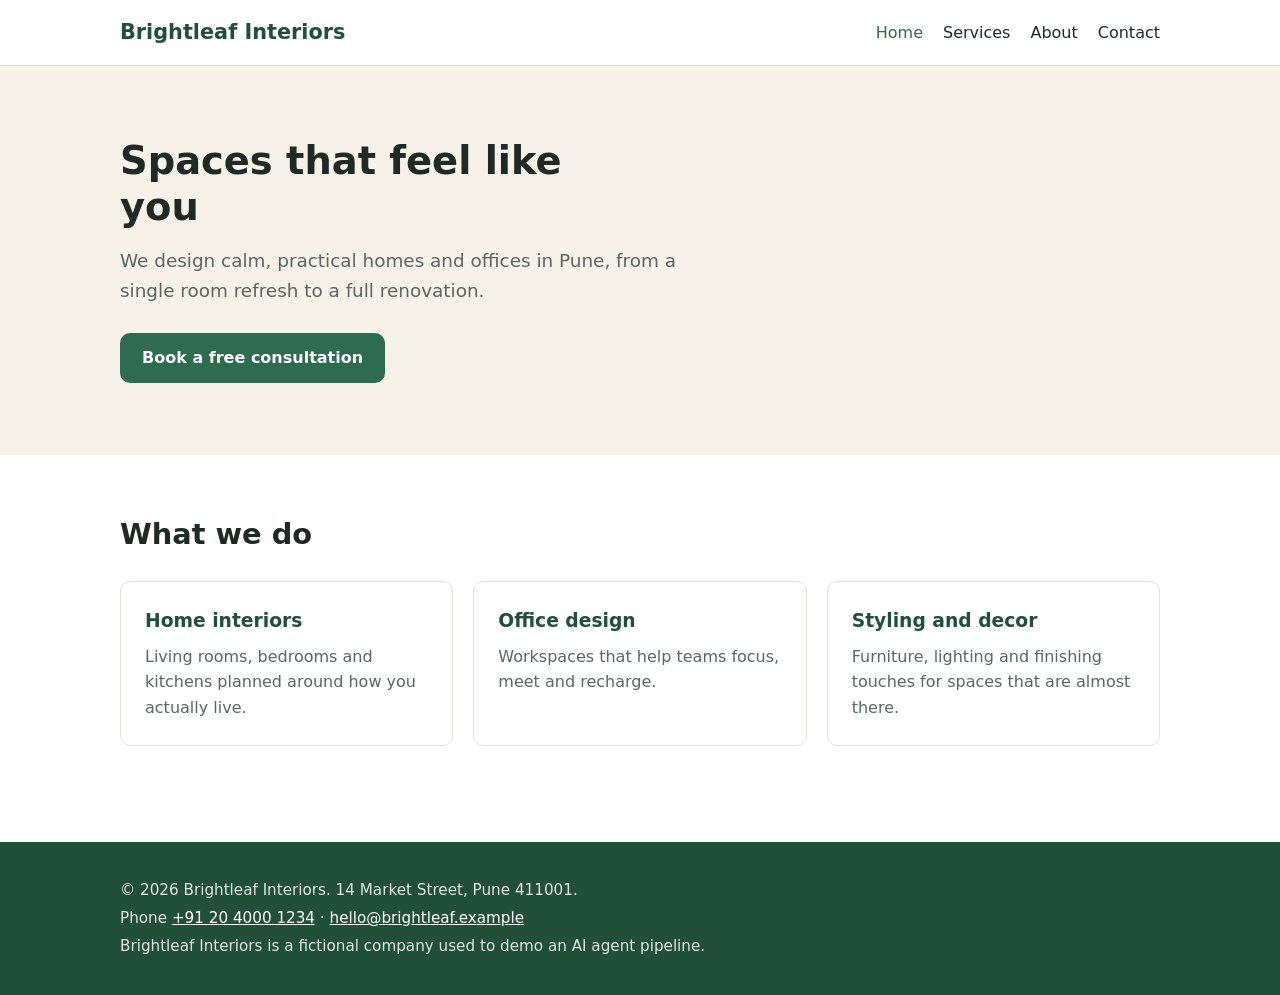
<file: site/index.html>
<!DOCTYPE html>
<html lang="en">
  <head>
    <meta charset="utf-8">
    <meta name="viewport" content="width=device-width, initial-scale=1">
    <title>Home | Brightleaf Interiors</title>
    <meta name="description" content="Brightleaf Interiors designs calm, practical homes and offices in Pune.">
    <link rel="stylesheet" href="css/style.css">
  </head>
  <body>
    <header class="site-header">
      <div class="container">
        <a class="logo" href="index.html">Brightleaf Interiors</a>
        <nav aria-label="Main">
          <ul class="nav">
          <li><a href="index.html" aria-current="page">Home</a></li>
          <li><a href="services.html">Services</a></li>
          <li><a href="about.html">About</a></li>
          <li><a href="contact.html">Contact</a></li>
          </ul>
        </nav>
      </div>
    </header>

    <main>
      <section class="hero">
        <div class="container">
          <h1>Spaces that feel like you</h1>
          <p>We design calm, practical homes and offices in Pune, from a single room refresh to a full renovation.</p>
          <a class="button" href="contact.html">Book a free consultation</a>
        </div>
      </section>

      <section class="section">
        <div class="container">
          <h2>What we do</h2>
          <div class="cards">
            <article class="card">
              <h3>Home interiors</h3>
              <p>Living rooms, bedrooms and kitchens planned around how you actually live.</p>
            </article>
            <article class="card">
              <h3>Office design</h3>
              <p>Workspaces that help teams focus, meet and recharge.</p>
            </article>
            <article class="card">
              <h3>Styling and decor</h3>
              <p>Furniture, lighting and finishing touches for spaces that are almost there.</p>
            </article>
          </div>
        </div>
      </section>
    </main>

    <footer class="site-footer">
      <div class="container">
        <p>&copy; 2026 Brightleaf Interiors. 14 Market Street, Pune 411001.</p>
        <p>Phone <a href="tel:+912040001234">+91&nbsp;20&nbsp;4000&nbsp;1234</a> &middot; <a href="mailto:hello@brightleaf.example">hello@brightleaf.example</a></p>
        <p>Brightleaf Interiors is a fictional company used to demo an AI agent pipeline.</p>
      </div>
    </footer>
  </body>
</html>
</file>
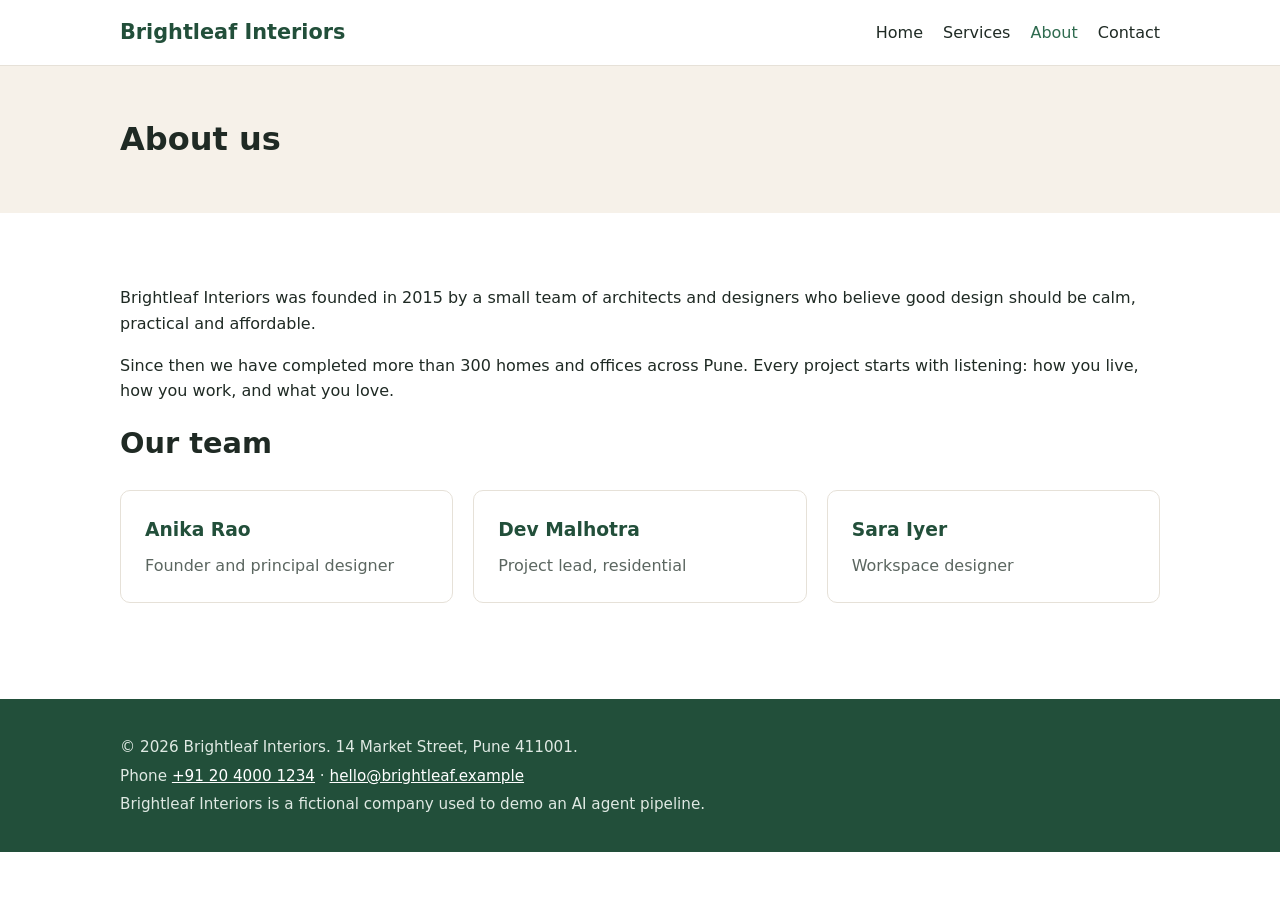
<file: site/about.html>
<!DOCTYPE html>
<html lang="en">
  <head>
    <meta charset="utf-8">
    <meta name="viewport" content="width=device-width, initial-scale=1">
    <title>About | Brightleaf Interiors</title>
    <meta name="description" content="About Brightleaf Interiors, an interior design studio in Pune.">
    <link rel="stylesheet" href="css/style.css">
  </head>
  <body>
    <header class="site-header">
      <div class="container">
        <a class="logo" href="index.html">Brightleaf Interiors</a>
        <nav aria-label="Main">
          <ul class="nav">
          <li><a href="index.html">Home</a></li>
          <li><a href="services.html">Services</a></li>
          <li><a href="about.html" aria-current="page">About</a></li>
          <li><a href="contact.html">Contact</a></li>
          </ul>
        </nav>
      </div>
    </header>

    <main>
      <section class="page-title">
        <div class="container">
          <h1>About us</h1>
        </div>
      </section>

      <section class="section">
        <div class="container">
          <p>Brightleaf Interiors was founded in 2015 by a small team of architects and designers who believe good design should be calm, practical and affordable.</p>
          <p>Since then we have completed more than 300 homes and offices across Pune. Every project starts with listening: how you live, how you work, and what you love.</p>
          <h2>Our team</h2>
          <div class="cards">
            <article class="card">
              <h3>Anika Rao</h3>
              <p>Founder and principal designer</p>
            </article>
            <article class="card">
              <h3>Dev Malhotra</h3>
              <p>Project lead, residential</p>
            </article>
            <article class="card">
              <h3>Sara Iyer</h3>
              <p>Workspace designer</p>
            </article>
          </div>
        </div>
      </section>
    </main>

    <footer class="site-footer">
      <div class="container">
        <p>&copy; 2026 Brightleaf Interiors. 14 Market Street, Pune 411001.</p>
        <p>Phone <a href="tel:+912040001234">+91&nbsp;20&nbsp;4000&nbsp;1234</a> &middot; <a href="mailto:hello@brightleaf.example">hello@brightleaf.example</a></p>
        <p>Brightleaf Interiors is a fictional company used to demo an AI agent pipeline.</p>
      </div>
    </footer>
  </body>
</html>
</file>
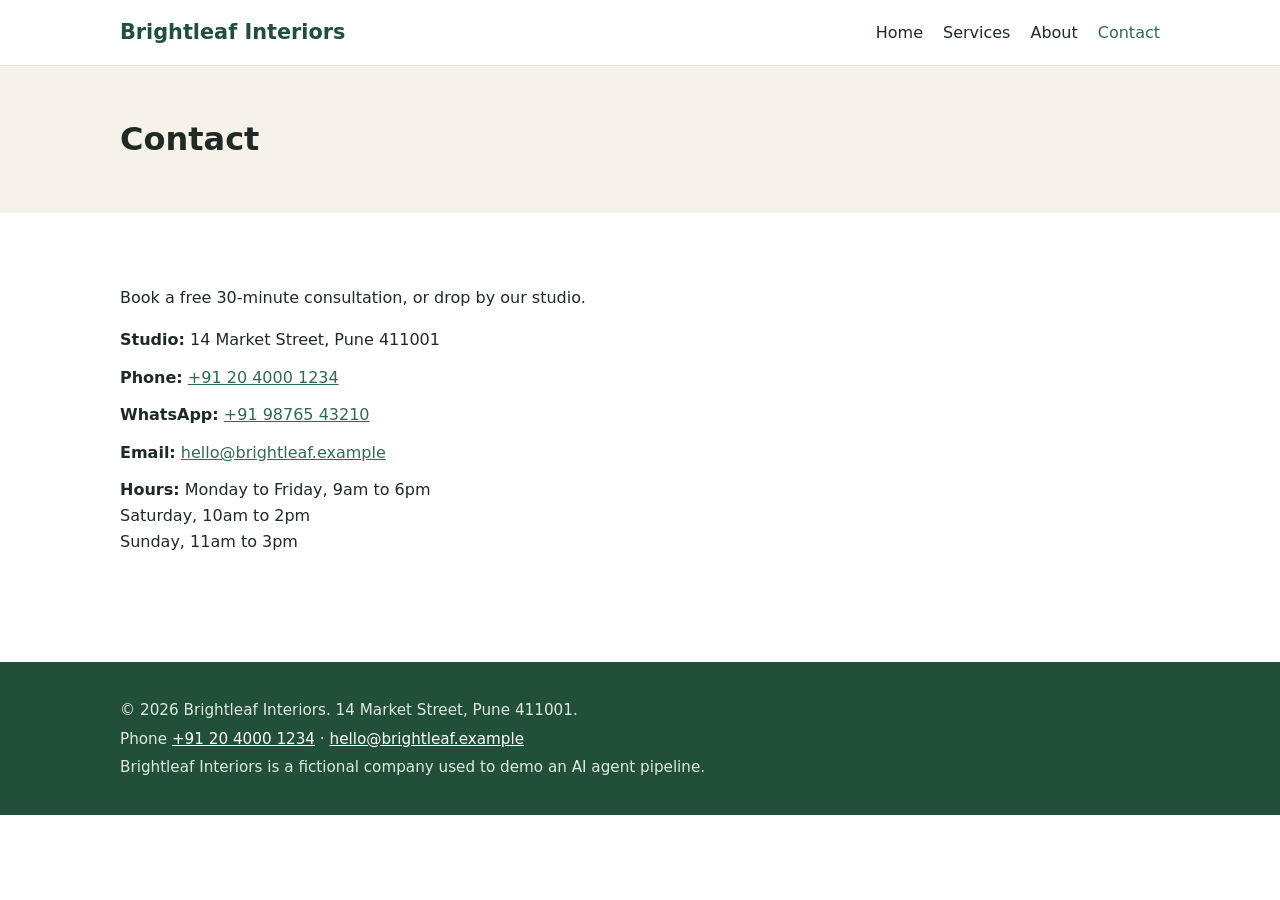
<file: site/contact.html>
<!DOCTYPE html>
<html lang="en">
  <head>
    <meta charset="utf-8">
    <meta name="viewport" content="width=device-width, initial-scale=1">
    <title>Contact | Brightleaf Interiors</title>
    <meta name="description" content="Contact Brightleaf Interiors to book a free consultation.">
    <link rel="stylesheet" href="css/style.css">
  </head>
  <body>
    <header class="site-header">
      <div class="container">
        <a class="logo" href="index.html">Brightleaf Interiors</a>
        <nav aria-label="Main">
          <ul class="nav">
          <li><a href="index.html">Home</a></li>
          <li><a href="services.html">Services</a></li>
          <li><a href="about.html">About</a></li>
          <li><a href="contact.html" aria-current="page">Contact</a></li>
          </ul>
        </nav>
      </div>
    </header>

    <main>
      <section class="page-title">
        <div class="container">
          <h1>Contact</h1>
        </div>
      </section>

      <section class="section">
        <div class="container">
          <p>Book a free 30-minute consultation, or drop by our studio.</p>
          <ul class="contact-list">
            <li><strong>Studio:</strong> 14 Market Street, Pune 411001</li>
            <li><strong>Phone:</strong> <a href="tel:+912040001234">+91&nbsp;20&nbsp;4000&nbsp;1234</a></li>
            <li><strong>WhatsApp:</strong> <a href="https://wa.me/919876543210">+91&nbsp;98765&nbsp;43210</a></li>
            <li><strong>Email:</strong> <a href="mailto:hello@brightleaf.example">hello@brightleaf.example</a></li>
            <li><strong>Hours:</strong> Monday to Friday, 9am to 6pm<br>Saturday, 10am to 2pm<br>Sunday, 11am to 3pm</li>
          </ul>
        </div>
      </section>
    </main>

    <footer class="site-footer">
      <div class="container">
        <p>&copy; 2026 Brightleaf Interiors. 14 Market Street, Pune 411001.</p>
        <p>Phone <a href="tel:+912040001234">+91&nbsp;20&nbsp;4000&nbsp;1234</a> &middot; <a href="mailto:hello@brightleaf.example">hello@brightleaf.example</a></p>
        <p>Brightleaf Interiors is a fictional company used to demo an AI agent pipeline.</p>
      </div>
    </footer>
  </body>
</html>
</file>
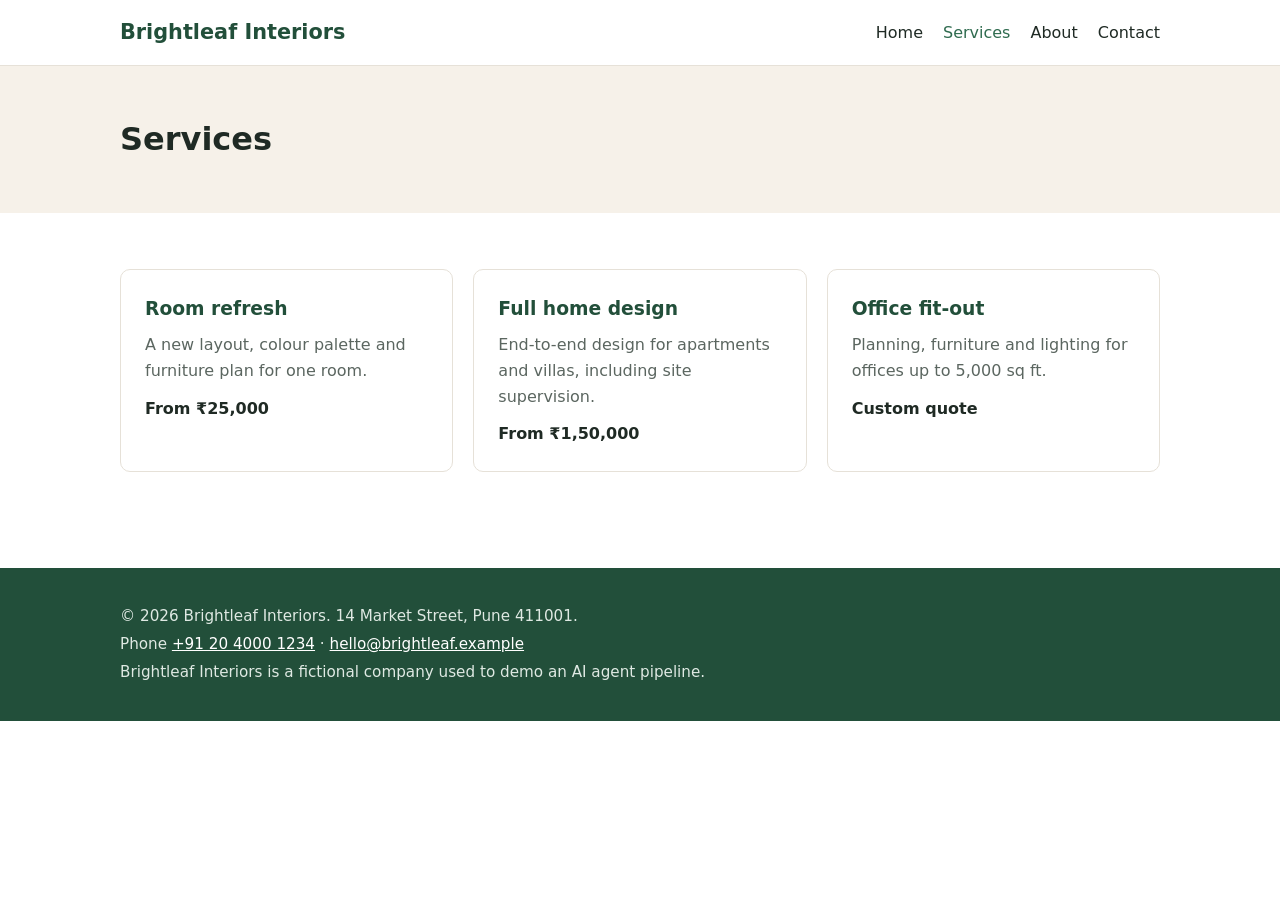
<file: site/services.html>
<!DOCTYPE html>
<html lang="en">
  <head>
    <meta charset="utf-8">
    <meta name="viewport" content="width=device-width, initial-scale=1">
    <title>Services | Brightleaf Interiors</title>
    <meta name="description" content="Interior design services and pricing from Brightleaf Interiors.">
    <link rel="stylesheet" href="css/style.css">
  </head>
  <body>
    <header class="site-header">
      <div class="container">
        <a class="logo" href="index.html">Brightleaf Interiors</a>
        <nav aria-label="Main">
          <ul class="nav">
          <li><a href="index.html">Home</a></li>
          <li><a href="services.html" aria-current="page">Services</a></li>
          <li><a href="about.html">About</a></li>
          <li><a href="contact.html">Contact</a></li>
          </ul>
        </nav>
      </div>
    </header>

    <main>
      <section class="page-title">
        <div class="container">
          <h1>Services</h1>
        </div>
      </section>

      <section class="section">
        <div class="container">
          <div class="cards">
            <article class="card">
              <h3>Room refresh</h3>
              <p>A new layout, colour palette and furniture plan for one room.</p>
              <span class="price">From &#8377;25,000</span>
            </article>
            <article class="card">
              <h3>Full home design</h3>
              <p>End-to-end design for apartments and villas, including site supervision.</p>
              <span class="price">From &#8377;1,50,000</span>
            </article>
            <article class="card">
              <h3>Office fit-out</h3>
              <p>Planning, furniture and lighting for offices up to 5,000 sq ft.</p>
              <span class="price">Custom quote</span>
            </article>
          </div>
        </div>
      </section>
    </main>

    <footer class="site-footer">
      <div class="container">
        <p>&copy; 2026 Brightleaf Interiors. 14 Market Street, Pune 411001.</p>
        <p>Phone <a href="tel:+912040001234">+91&nbsp;20&nbsp;4000&nbsp;1234</a> &middot; <a href="mailto:hello@brightleaf.example">hello@brightleaf.example</a></p>
        <p>Brightleaf Interiors is a fictional company used to demo an AI agent pipeline.</p>
      </div>
    </footer>
  </body>
</html>
</file>
<file: site/css/style.css>
:root {
  --green: #2f6b4f;
  --green-dark: #224f3a;
  --sand: #f6f1e9;
  --ink: #1f2a24;
  --muted: #5b6660;
  --white: #ffffff;
  --radius: 10px;
  --max: 1080px;
}

* { box-sizing: border-box; }

body {
  margin: 0;
  font-family: "Segoe UI", system-ui, -apple-system, Roboto, Arial, sans-serif;
  color: var(--ink);
  background: var(--white);
  line-height: 1.6;
}

a { color: var(--green); }

.container { max-width: var(--max); margin: 0 auto; padding: 0 20px; }

/* Header and navigation */
.site-header { background: var(--white); border-bottom: 1px solid #e6e1d8; }
.site-header .container { display: flex; align-items: center; justify-content: space-between; flex-wrap: wrap; gap: 12px; padding-top: 16px; padding-bottom: 16px; }
.logo { font-weight: 700; font-size: 1.3rem; color: var(--green-dark); text-decoration: none; }
.nav { display: flex; gap: 20px; flex-wrap: wrap; margin: 0; padding: 0; list-style: none; }
.nav a { color: var(--ink); text-decoration: none; font-weight: 500; }
.nav a:hover, .nav a[aria-current="page"] { color: var(--green); }

/* Hero */
.hero { background: var(--sand); padding: 72px 0; }
.hero h1 { font-size: 2.4rem; line-height: 1.2; margin: 0 0 16px; max-width: 18ch; }
.hero p { font-size: 1.15rem; color: var(--muted); max-width: 52ch; margin: 0 0 28px; }

.button { display: inline-block; background: var(--green); color: var(--white); padding: 12px 22px; border-radius: var(--radius); text-decoration: none; font-weight: 600; }
.button:hover { background: var(--green-dark); }

/* Sections and cards */
.section { padding: 56px 0; }
.section h2 { font-size: 1.8rem; margin: 0 0 24px; }
.page-title { background: var(--sand); padding: 48px 0; }
.page-title h1 { margin: 0; font-size: 2rem; }

.cards { display: grid; grid-template-columns: repeat(auto-fit, minmax(240px, 1fr)); gap: 20px; }
.card { border: 1px solid #e6e1d8; border-radius: var(--radius); padding: 24px; background: var(--white); }
.card h3 { margin: 0 0 8px; color: var(--green-dark); }
.card p { margin: 0; color: var(--muted); }
.price { display: block; margin-top: 12px; font-weight: 600; color: var(--ink); }

.contact-list { list-style: none; padding: 0; margin: 0; }
.contact-list li { margin-bottom: 12px; }

/* Footer */
.site-footer { background: var(--green-dark); color: #dfe9e3; padding: 32px 0; margin-top: 40px; font-size: 0.95rem; }
.site-footer a { color: var(--white); }
.site-footer p { margin: 4px 0; }

@media (max-width: 600px) {
  .hero { padding: 48px 0; }
  .hero h1 { font-size: 1.9rem; }
}
</file>
